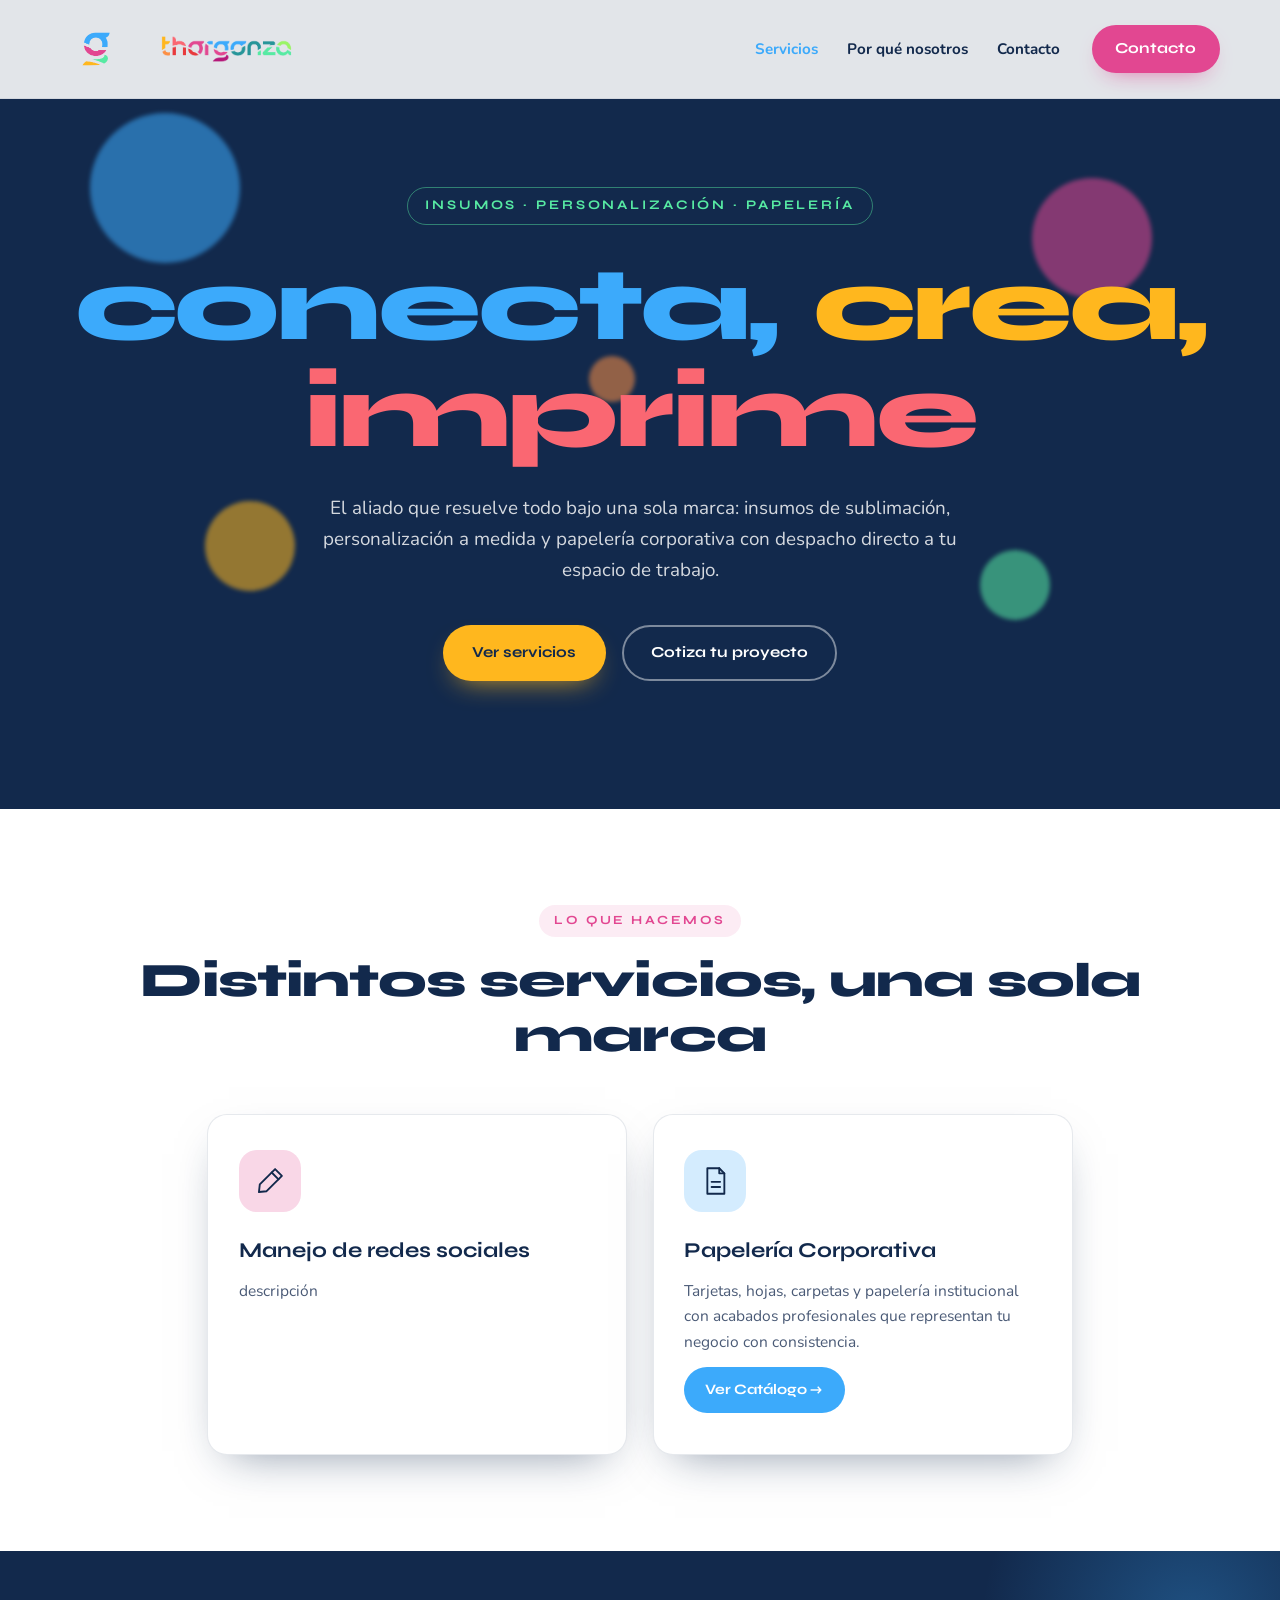
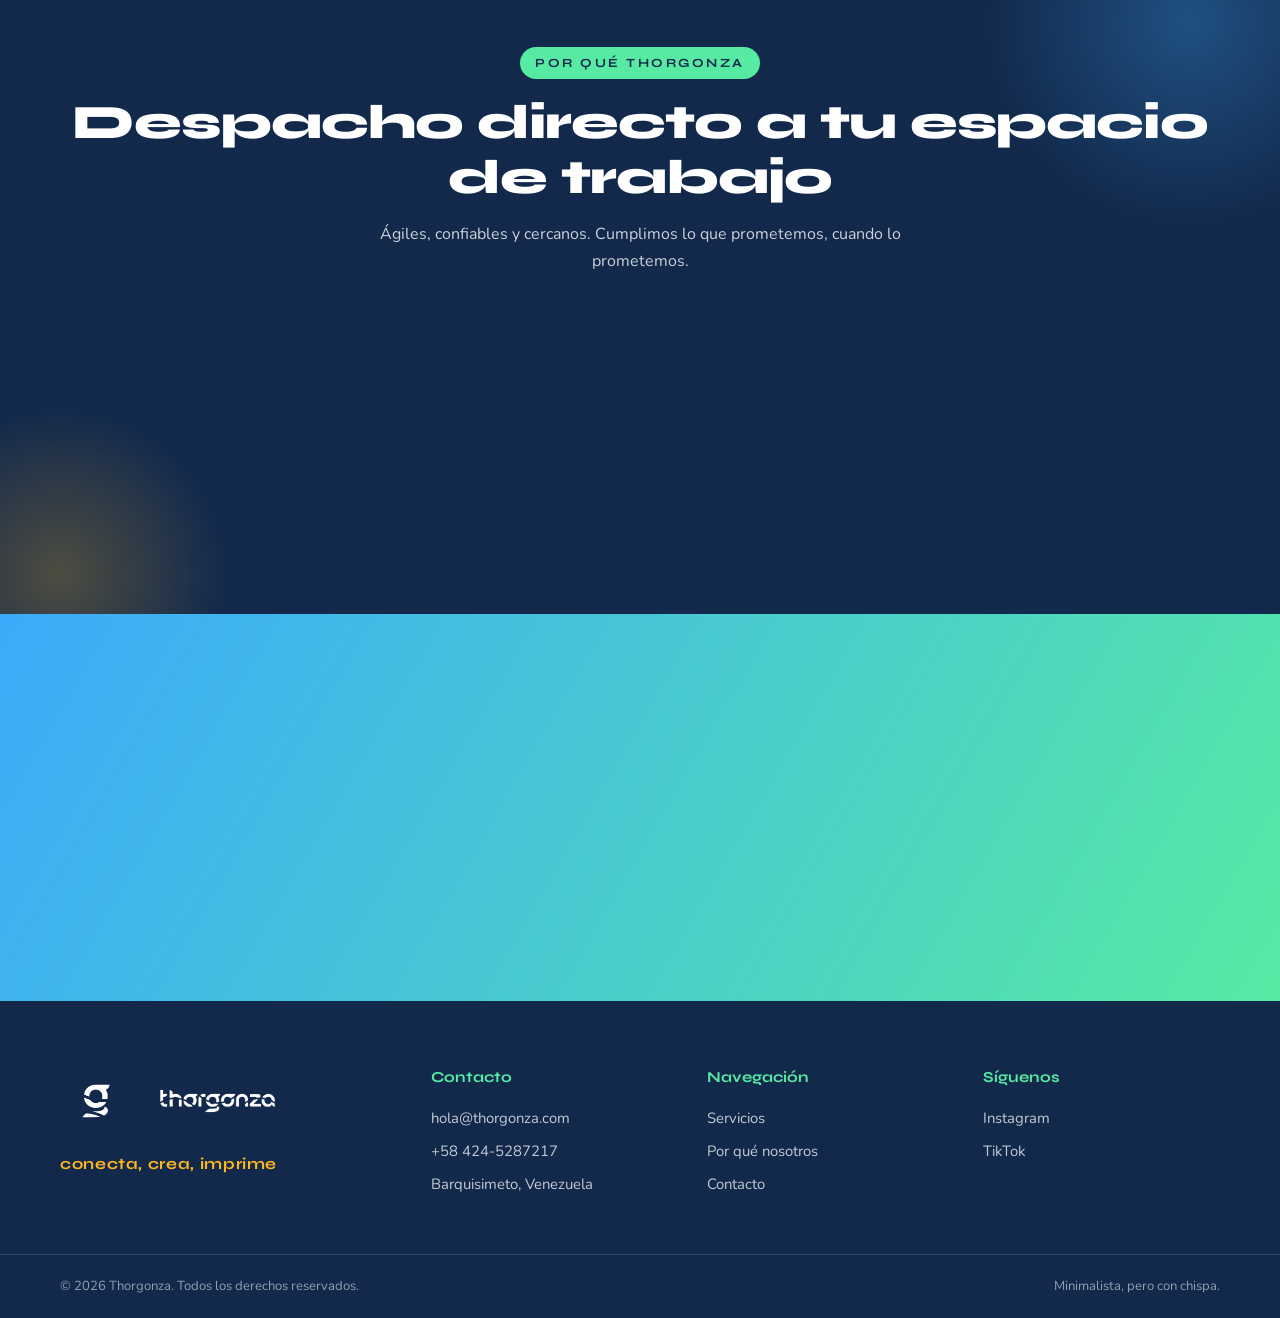
<file: index.html>
<!DOCTYPE html>
<html lang="es">
<head>
  <meta charset="UTF-8" />
  <meta name="viewport" content="width=device-width, initial-scale=1.0" />
  <title>Thorgonza — Conecta, crea, imprime</title>
  <meta name="description" content="Thorgonza: insumos de sublimación, personalización a medida y papelería corporativa con despacho directo a tu espacio de trabajo." />

  <link rel="preconnect" href="https://fonts.googleapis.com" />
  <link rel="preconnect" href="https://fonts.gstatic.com" crossorigin />
  <link href="https://fonts.googleapis.com/css2?family=Syne:wght@600;700;800&family=Nunito:wght@400;600;700&display=swap" rel="stylesheet" />

  <link rel="stylesheet" href="styles.css" />
  <noscript><style>.reveal{opacity:1;transform:none}</style></noscript>
  <link rel="icon" type="image/png" href="img/PNG/LOGO%20COLORIDO/ISOTIPO%20-%20THORGONZA.png" />
</head>
<body>

    <!-- ===================== HEADER / NAV ===================== -->
    <header class="header" id="inicio">
      <div class="container header__inner">
        <a href="#inicio" class="logo" aria-label="Thorgonza — inicio">
          <!-- ============ LOGO ============
               CAMBIAR EL ARCHIVO  → cambia el src (los PNG están en img/PNG/…).
               CAMBIAR EL TAMAÑO   → NO edites width/height de abajo, NO sirve.
                                     El CSS los ignora (el CSS siempre gana).
                                     Ve a styles.css → bloque :root → "1) LOGO"
                                     y cambia --logo-isotipo / --logo-logotipo.
               width/height = solo la relación de aspecto, para que la página no
               salte mientras la imagen carga. Si las cambias, actualiza también
               las variables de styles.css o el tamaño real no se moverá. -->
          <img class="icono" src="img/PNG/LOGO%20COLORIDO/ISOTIPO%20-%20THORGONZA.png"
               alt="Isotipo de Thorgonza" width="72" height="72" />
          <img class="iconol" src="img/PNG/LOGO%20COLORIDO/LOGOTIPO%20-%20THORGONZA.png"
               alt="Thorgonza" width="101" height="34" />
        </a>

        <button class="nav__toggle" id="navToggle" aria-label="Abrir menú" aria-expanded="false">
          <span></span><span></span><span></span>
        </button>

        <nav class="nav" id="navMenu">
          <ul class="nav__lista">
            <li><a href="#servicios" class="nav__link">Servicios</a></li>
            <li><a href="#valores" class="nav__link">Por qué nosotros</a></li>
            <li><a href="#contacto" class="nav__link">Contacto</a></li>
          </ul>
          <a href="#contacto" class="btn btn--nav">Contacto</a>
        </nav>
      </div>
    </header>

    <main>

      <!-- ===================== HERO ===================== -->
      <section class="hero">
        <div class="hero__deco" aria-hidden="true">
          <span class="burbuja burbuja--1"></span>
          <span class="burbuja burbuja--2"></span>
          <span class="burbuja burbuja--3"></span>
          <span class="burbuja burbuja--4"></span>
          <span class="burbuja burbuja--5"></span>
        </div>

        <div class="container hero__inner">
          <p class="hero__eyebrow reveal">Insumos · Personalización · Papelería</p>

          <h1 class="hero__titulo reveal">
            <span class="palabra palabra--conecta">conecta,</span>
            <span class="palabra palabra--crea">crea,</span>
            <span class="palabra palabra--imprime">imprime</span>
          </h1>

          <p class="hero__subtitulo reveal">
            El aliado que resuelve todo bajo una sola marca: insumos de sublimación,
            personalización a medida y papelería corporativa con despacho directo
            a tu espacio de trabajo.
          </p>

          <div class="hero__cta reveal">
            <a href="#servicios" class="btn btn--primario">Ver servicios</a>
            <a href="#contacto" class="btn btn--ghost">Cotiza tu proyecto</a>
          </div>
        </div>
      </section>

      <!-- ===================== SERVICIOS ===================== -->
      <section class="servicios" id="servicios">
        <div class="container">
          <div class="seccion__encabezado reveal">
            <span class="seccion__tag">Lo que hacemos</span>
            <h2 class="seccion__titulo">Distintos servicios, una sola marca</h2>
          </div>

          <div class="servicios__grid">
            <article class="card card--rosa reveal">
              <div class="card__icono" aria-hidden="true">
                <svg viewBox="0 0 40 40"><path d="M26 6l8 8-18 18-9 1 1-9L26 6Z"/><path d="M22 10l8 8"/></svg>
              </div>
              <h3 class="card__titulo">Manejo de redes sociales</h3>
              <p class="card__texto">
                descripción
              </p>
              <span class="card__barra"></span>
            </article>

            <article class="card card--celeste reveal">
              <div class="card__icono" aria-hidden="true">
                <svg viewBox="0 0 40 40"><path d="M11 5h14l6 6v24H11V5Z"/><path d="M25 5v6h6"/><path d="M16 21h10M16 27h10"/></svg>
              </div>
              <h3 class="card__titulo">Papelería Corporativa</h3>
              <p class="card__texto">
                Tarjetas, hojas, carpetas y papelería institucional con acabados
                profesionales que representan tu negocio con consistencia.
              </p>
              <a href="SPapeleria.html" class="btn btn--catalogo">Ver Catálogo →</a>
              <span class="card__barra"></span>
            </article>
          </div>
        </div>
      </section>

      <!-- ===================== PROPUESTA DE VALOR ===================== -->
      <section class="valores" id="valores">
        <div class="container">
          <div class="seccion__encabezado seccion__encabezado--claro reveal">
            <span class="seccion__tag seccion__tag--claro">Por qué Thorgonza</span>
            <h2 class="seccion__titulo seccion__titulo--claro">
              Despacho directo a tu espacio de trabajo
            </h2>
            <p class="seccion__subtitulo">
              Ágiles, confiables y cercanos. Cumplimos lo que prometemos, cuando lo prometemos.
            </p>
          </div>

          <ul class="valores__grid">
            <li class="valor reveal" style="--acento:#ffb71e">
              <span class="valor__punto"></span>
              <h3>Puntualidad</h3>
              <p>Tiempos de entrega claros y cumplidos.</p>
            </li>
            <li class="valor reveal" style="--acento:#fa6772">
              <span class="valor__punto"></span>
              <h3>Confianza</h3>
              <p>Calidad consistente en cada pedido.</p>
            </li>
            <li class="valor reveal" style="--acento:#3caafb">
              <span class="valor__punto"></span>
              <h3>Cercanía</h3>
              <p>Atención directa, sin respuestas automáticas.</p>
            </li>
            <li class="valor reveal" style="--acento:#57eaa3">
              <span class="valor__punto"></span>
              <h3>Innovación</h3>
              <p>Nuevas técnicas y materiales cada temporada.</p>
            </li>
            <li class="valor reveal" style="--acento:#e24791">
              <span class="valor__punto"></span>
              <h3>Versatilidad</h3>
              <p>Del insumo al producto terminado, todo aquí.</p>
            </li>
          </ul>
        </div>
      </section>

      <!-- ===================== CTA FINAL ===================== -->
      <section class="cta-final" id="contacto">
        <div class="container cta-final__inner reveal">
          <h2 class="cta-final__titulo">¿Listo para crear algo increíble?</h2>
          <p class="cta-final__texto">
            Cuéntanos qué necesitas y te enviamos una propuesta hoy mismo.
          </p>
          <a href="#" class="btn btn--primario btn--grande">
            Escríbenos
          </a>
        </div>
      </section>

    </main>

    <!-- ===================== FOOTER ===================== -->
    <footer class="footer">
      <div class="container footer__inner">
        <div class="footer__marca">
          <a href="#inicio" class="logo logo--footer">
            <!-- LOGO DEL FOOTER (versión blanca).
                 El TAMAÑO tampoco se cambia aquí: usa las variables
                 --logo-isotipo-footer / --logo-logotipo-footer en
                 styles.css → bloque :root → "1) LOGO". -->
            <img class="icono icono--footer" src="img/PNG/POSITIVO%20Y%20NEGATIVO/ISOTIPO%20BLANCO%20-%20THORGONZA.png"
                 alt="Isotipo de Thorgonza" width="62" height="62" loading="lazy" />
            <img class="iconol iconol--footer" src="img/PNG/POSITIVO%20Y%20NEGATIVO/LOGOTIPO%20BLANCO%20-%20THORGONZA.png"
                 alt="Thorgonza" width="86" height="29" loading="lazy" />
          </a>
          <p class="footer__lema">conecta, crea, imprime</p>
        </div>

        <div class="footer__col">
          <h4>Contacto</h4>
          <ul>
            <li><a href="mailto:hola@thorgonza.com">hola@thorgonza.com</a></li>
            <li><a href="tel:+58 424-5287217">+58 424-5287217</a></li>
            <li>Barquisimeto, Venezuela</li>
          </ul>
        </div>

        <div class="footer__col">
          <h4>Navegación</h4>
          <ul>
            <li><a href="#servicios">Servicios</a></li>
            <li><a href="#valores">Por qué nosotros</a></li>
            <li><a href="https://wa.me/584245287217">Contacto</a></li>
          </ul>
        </div>

        <div class="footer__col">
          <h4>Síguenos</h4>
          <ul class="footer__redes">
            <li><a href="#" aria-label="Instagram">Instagram</a></li>
            <li><a href="#" aria-label="TikTok">TikTok</a></li>
          </ul>
        </div>
      </div>

      <div class="footer__base">
        <div class="container footer__base-inner">
          <span>© 2026 Thorgonza. Todos los derechos reservados.</span>
          <span>Minimalista, pero con chispa.</span>
        </div>
      </div>
    </footer>

  <script src="script.js"></script>
</body>
</html>
</file>
<file: styles.css>
/* ============================================================
   THORGONZA — Brandbook styles
   Base: #12294c / #ffffff · Acentos: explosión de color

   >>> EDITA AQUÍ <<<  Todo lo que suele cambiar está en este bloque
   :root. No hace falta tocar nada más abajo para:
     · agrandar / achicar el logo
     · cambiar colores de la marca
     · cambiar tipografías
     · ajustar el ancho máximo de la página
   ============================================================ */

:root {
  /* ----------------------------------------------------------
     1) LOGO — tamaños por breakpoint (px o rem, elige tú)
        · isotipo  = la "g" redondeada (ícono cuadrado)
        · logotipo = la palabra "Thorgonza" (ancho, ratio 2.98:1)
        La altura del header y el espaciado del hero se recalculan
        solos a partir de --logo-isotipo, así que al cambiar estos
        números no tienes que ajustar nada más.
     ---------------------------------------------------------- */
  --logo-isotipo: 72px;          /* header · desktop */
  --logo-logotipo: 54px;         /* header · desktop */
  --logo-gap: .85rem;            /* separación entre ícono y palabra */

  --logo-isotipo-footer: 72px;   /* footer */
  --logo-logotipo-footer: 48px;  /* footer */

  /* Altura del header: se deriva del logo. Si cambias --logo-isotipo,
     el hero y los anclas (#servicios, #valores…) siguen alineados. */
  --header-pad-y: .8rem;
  --header-alto: calc(var(--logo-isotipo) + var(--header-pad-y) * 2 + 1px);

  /* ----------------------------------------------------------
     2) COLOR — paleta oficial del brandbook
        navy/blanco = base · el resto = "explosión de color"
        (botones, hovers, íconos, burbujas)
     ---------------------------------------------------------- */
  --navy: #12294c;
  --navy-90: #0d1f3d;
  --navy-70: #1c3a68;
  --blanco: #ffffff;

  --amarillo: #ffb71e;
  --naranja: #fc8f44;
  --rosa: #fa6772;
  --rosa-fuerte: #e24791;
  --rojo: #e83a3d;
  --magenta: #b51879;
  --celeste: #3caafb;
  --teal: #269599;
  --menta: #57eaa3;
  --verde: #9bf467;

  /* ----------------------------------------------------------
     3) TIPOGRAFÍAS — Google Fonts (cargadas en index.html)
        Manifold Extd CF Demi no es gratis, usamos Syne/Nunito.
        Para cambiar: edita el <link> de fonts en index.html y
        actualiza estas dos líneas.
     ---------------------------------------------------------- */
  --fuente-titulo: "Syne", "Segoe UI", sans-serif;
  --fuente-texto: "Nunito", "Segoe UI", sans-serif;

  /* ----------------------------------------------------------
     4) MÉTRICAS generales
     ---------------------------------------------------------- */
  --radio: 20px;                 /* redondez de cards */
  --sombra: 0 18px 45px -22px rgba(18, 41, 76, 0.55);
  --contenedor: 1160px;          /* ancho máximo del contenido */
}

* { margin: 0; padding: 0; box-sizing: border-box; }

/* Ancla bajo el header fijo: la calcula --header-alto */
html { scroll-behavior: smooth; scroll-padding-top: calc(var(--header-alto) + 1rem); }

body {
  font-family: var(--fuente-texto);
  color: var(--navy);
  background: var(--blanco);
  line-height: 1.65;
  -webkit-font-smoothing: antialiased;
}

img, svg { display: block; max-width: 100%; }
a { color: inherit; text-decoration: none; }
ul { list-style: none; }

.container {
  width: min(100% - 2.5rem, var(--contenedor));
  margin-inline: auto;
}

/* ---------------- BOTONES ---------------- */
:focus-visible {
  outline: 3px solid var(--celeste);
  outline-offset: 3px;
  border-radius: 4px;
}
.btn:focus-visible { border-radius: 999px; }

.btn {
  display: inline-flex;
  align-items: center;
  justify-content: center;
  gap: .5rem;
  font-family: var(--fuente-titulo);
  font-weight: 700;
  font-size: .95rem;
  padding: .85rem 1.7rem;
  border-radius: 999px;
  border: 2px solid transparent;
  cursor: pointer;
  transition: transform .25s ease, box-shadow .25s ease,
              background .25s ease, color .25s ease, border-color .25s ease;
}

.btn--primario {
  background: var(--amarillo);
  color: var(--navy);
  box-shadow: 0 12px 28px -14px rgba(255, 183, 30, .9);
}
.btn--primario:hover {
  background: var(--naranja);
  transform: translateY(-3px) rotate(-1deg);
  box-shadow: 0 18px 34px -14px rgba(252, 143, 68, .95);
}

.btn--ghost {
  border-color: rgba(255, 255, 255, .45);
  color: var(--blanco);
}
.btn--ghost:hover {
  background: var(--blanco);
  color: var(--navy);
  transform: translateY(-3px);
}

.btn--nav {
  background: var(--rosa-fuerte);
  color: var(--blanco);
  padding: .6rem 1.35rem;
  box-shadow: 0 10px 24px -14px rgba(226, 71, 145, .95);
}
.btn--nav:hover {
  background: var(--magenta);
  transform: translateY(-2px);
}

.btn--grande {
  font-size: 1.1rem;
  padding: 1.05rem 2.4rem;
}

/* ---------------- HEADER ---------------- */
.header {
  position: fixed;
  inset: 0 0 auto 0;
  z-index: 100;
  background: rgba(255, 255, 255, .88);
  backdrop-filter: blur(14px);
  border-bottom: 1px solid rgba(18, 41, 76, .08);
  transition: box-shadow .3s ease;
}
.header.sombra { box-shadow: 0 8px 30px -18px rgba(18, 41, 76, .6); }

.header__inner {
  display: flex;
  align-items: center;
  justify-content: space-between;
  gap: 1.5rem;
  padding: .8rem 0;
}

/* ---------------- LOGO ----------------
   Los tamaños vienen de --logo-* en :root (arriba del archivo).
   Aquí NO se cambian números: solo se aplican las variables. */
.logo {
  display: flex;
  align-items: center;
  gap: var(--logo-gap);
  min-width: 0;
}
.icono {
  width: auto;
  height: var(--logo-isotipo);
  flex: none;
}
.iconol {
  width: auto;
  height: var(--logo-logotipo);
  flex: none;
}
.icono--footer { height: var(--logo-isotipo-footer); }
.iconol--footer { height: var(--logo-logotipo-footer); }

.logo__texto {
  font-family: var(--fuente-titulo);
  font-weight: 800;
  font-size: 1.3rem;
  letter-spacing: -.02em;
  color: var(--navy);
}

.logo--footer .logo__texto { color: var(--blanco); }

/* Nav */
.nav { display: flex; align-items: center; gap: 2rem; }
.nav__lista { display: flex; gap: 1.8rem; }
.nav__link {
  font-weight: 700;
  font-size: .95rem;
  position: relative;
  padding-bottom: 3px;
}
.nav__link::after {
  content: "";
  position: absolute;
  left: 0; bottom: 0;
  width: 100%; height: 2px;
  background: var(--celeste);
  transform: scaleX(0);
  transform-origin: right;
  transition: transform .3s ease;
}
.nav__link:hover::after { transform: scaleX(1); transform-origin: left; }

.nav__toggle {
  display: none;
  flex-direction: column;
  gap: 5px;
  background: none;
  border: 0;
  cursor: pointer;
  padding: 6px;
}
.nav__toggle span {
  width: 26px; height: 3px;
  background: var(--navy);
  border-radius: 3px;
  transition: transform .3s ease, opacity .3s ease;
}
.nav__toggle.activo span:nth-child(1) { transform: translateY(8px) rotate(45deg); }
.nav__toggle.activo span:nth-child(2) { opacity: 0; }
.nav__toggle.activo span:nth-child(3) { transform: translateY(-8px) rotate(-45deg); }

/* ---------------- HERO ---------------- */
.hero {
  position: relative;
  overflow: hidden;
  background: var(--navy);
  color: var(--blanco);
  /* Empieza debajo del header fijo. El valor se deriva de --header-alto,
     que a su vez sale de --logo-isotipo → si agrandas el logo, esto
     se reajusta solo. El 5.5rem es el aire extra bajo el header. */
  padding: calc(var(--header-alto) + 5.5rem) 0 8rem;
  text-align: center;
}

.hero__inner { position: relative; z-index: 2; }

.hero__eyebrow {
  display: inline-block;
  font-family: var(--fuente-titulo);
  font-weight: 700;
  font-size: .82rem;
  letter-spacing: .22em;
  text-transform: uppercase;
  color: var(--menta);
  border: 1px solid rgba(87, 234, 163, .45);
  padding: .45rem 1.1rem;
  border-radius: 999px;
  margin-bottom: 1.8rem;
}

.hero__titulo {
  font-family: var(--fuente-titulo);
  font-weight: 800;
  font-size: clamp(2.8rem, 9vw, 6.5rem);
  line-height: 1.02;
  letter-spacing: -.03em;
  display: flex;
  flex-wrap: wrap;
  justify-content: center;
  gap: 0 .35em;
}
.palabra { display: inline-block; animation: flotar 5s ease-in-out infinite; }
.palabra--conecta  { color: var(--celeste); }
.palabra--crea     { color: var(--amarillo); animation-delay: .5s; }
.palabra--imprime  { color: var(--rosa); animation-delay: 1s; }

@keyframes flotar {
  0%, 100% { transform: translateY(0); }
  50%      { transform: translateY(-9px); }
}

.hero__subtitulo {
  max-width: 640px;
  margin: 1.7rem auto 2.4rem;
  font-size: clamp(1rem, 2vw, 1.18rem);
  color: rgba(255, 255, 255, .82);
}

.hero__cta { display: flex; gap: 1rem; justify-content: center; flex-wrap: wrap; }

/* Burbujas decorativas (movimiento y conexión) */
.hero__deco { position: absolute; inset: 0; z-index: 1; }
.burbuja {
  position: absolute;
  border-radius: 50%;
  filter: blur(2px);
  opacity: .55;
  animation: drift 14s ease-in-out infinite;
}
.burbuja--1 { width: 150px; height: 150px; background: var(--celeste); top: 14%;  left: 7%;  animation-delay: 0s; }
.burbuja--2 { width: 90px;  height: 90px;  background: var(--amarillo); top: 62%;  left: 16%; animation-delay: 2s; }
.burbuja--3 { width: 120px; height: 120px; background: var(--rosa-fuerte); top: 22%; right: 10%; animation-delay: 4s; }
.burbuja--4 { width: 70px;  height: 70px;  background: var(--menta);    top: 68%;  right: 18%; animation-delay: 6s; }
.burbuja--5 { width: 46px;  height: 46px;  background: var(--naranja);  top: 44%;  left: 46%;  animation-delay: 8s; }

@keyframes drift {
  0%, 100% { transform: translate(0, 0) scale(1); }
  33%      { transform: translate(24px, -30px) scale(1.1); }
  66%      { transform: translate(-20px, 18px) scale(.92); }
}

/* ---------------- SECCIONES GENÉRICAS ---------------- */
.seccion__encabezado { text-align: center; margin-bottom: 3.2rem; }

.seccion__tag {
  display: inline-block;
  font-family: var(--fuente-titulo);
  font-weight: 700;
  font-size: .78rem;
  letter-spacing: .2em;
  text-transform: uppercase;
  color: var(--rosa-fuerte);
  background: rgba(226, 71, 145, .1);
  padding: .35rem .95rem;
  border-radius: 999px;
  margin-bottom: 1rem;
}
.seccion__tag--claro {
  color: var(--navy);
  background: var(--menta);
}

.seccion__titulo {
  font-family: var(--fuente-titulo);
  font-weight: 800;
  font-size: clamp(1.9rem, 4.5vw, 3rem);
  letter-spacing: -.02em;
  line-height: 1.15;
  color: var(--navy);
}
.seccion__titulo--claro { color: var(--blanco); }

.seccion__subtitulo {
  max-width: 560px;
  margin: 1rem auto 0;
  color: rgba(255, 255, 255, .78);
}

/* ---------------- SERVICIOS ---------------- */
.servicios { padding: 6rem 0; background: var(--blanco); }

/* Flex con max-width + justify-content:center: cuando 3 ítems no caben en una
   fila, el que sobra queda centrado y nunca huérfano a la izquierda. */
.servicios__grid {
  display: flex;
  flex-wrap: wrap;
  justify-content: center;
  gap: 1.6rem;
}
.servicios__grid .card {
  flex: 1 1 280px;
  max-width: 420px;
  min-width: 0;
}

.card {
  position: relative;
  overflow: hidden;
  background: var(--blanco);
  border: 1px solid rgba(18, 41, 76, .1);
  border-radius: var(--radio);
  padding: 2.2rem 1.9rem 2.6rem;
  box-shadow: var(--sombra);
  transition: transform .3s ease, box-shadow .3s ease, border-color .3s ease;
}
.card:hover {
  transform: translateY(-8px);
  border-color: var(--acento-card, var(--celeste));
}

.card__icono {
  width: 62px; height: 62px;
  display: grid;
  place-items: center;
  border-radius: 18px;
  background: color-mix(in srgb, var(--acento-card) 22%, white);
  margin-bottom: 1.3rem;
  transition: transform .3s ease;
}
.card:hover .card__icono { transform: rotate(-8deg) scale(1.08); }
.card__icono svg {
  width: 34px; height: 34px;
  fill: none;
  stroke: var(--navy);
  stroke-width: 2.2;
  stroke-linecap: round;
  stroke-linejoin: round;
}

.card__titulo {
  font-family: var(--fuente-titulo);
  font-weight: 700;
  font-size: 1.32rem;
  margin-bottom: .6rem;
  color: var(--navy);
}

.card__texto { font-size: .97rem; color: #4a5a76; }

.card__barra {
  position: absolute;
  left: 0; bottom: 0;
  width: 100%; height: 6px;
  background: linear-gradient(90deg, var(--acento-card), transparent);
  transform: scaleX(0);
  transform-origin: left;
  transition: transform .35s ease;
}
.card:hover .card__barra { transform: scaleX(1); }

.card--amarillo { --acento-card: var(--amarillo); }
.card--rosa     { --acento-card: var(--rosa-fuerte); }
.card--celeste  { --acento-card: var(--celeste); }

/* ---------------- VALORES ---------------- */
.valores {
  background: var(--navy);
  padding: 6rem 0;
  position: relative;
  overflow: hidden;
}
.valores::before {
  content: "";
  position: absolute;
  width: 420px; height: 420px;
  background: radial-gradient(circle, rgba(60, 170, 251, .3), transparent 70%);
  top: -140px; right: -120px;
  border-radius: 50%;
}
.valores::after {
  content: "";
  position: absolute;
  width: 340px; height: 340px;
  background: radial-gradient(circle, rgba(255, 183, 30, .25), transparent 70%);
  bottom: -130px; left: -110px;
  border-radius: 50%;
}
.valores .container { position: relative; z-index: 2; }

.valores__grid {
  display: flex;
  flex-wrap: wrap;
  justify-content: center;
  gap: 1.4rem;
}
.valores__grid .valor {
  flex: 1 1 200px;
  max-width: 320px;
  min-width: 0;
}

.valor {
  background: rgba(255, 255, 255, .06);
  border: 1px solid rgba(255, 255, 255, .12);
  border-radius: var(--radio);
  padding: 1.7rem 1.5rem;
  text-align: center;
  transition: transform .3s ease, background .3s ease, border-color .3s ease;
}
.valor:hover {
  transform: translateY(-6px);
  background: rgba(255, 255, 255, .1);
  border-color: var(--acento);
}

.valor__punto {
  display: block;
  width: 14px; height: 14px;
  border-radius: 50%;
  background: var(--acento);
  margin: 0 auto 1rem;
  box-shadow: 0 0 0 6px color-mix(in srgb, var(--acento) 25%, transparent);
}

.valor h3 {
  font-family: var(--fuente-titulo);
  font-weight: 700;
  font-size: 1.1rem;
  color: var(--blanco);
  margin-bottom: .35rem;
}
.valor p { font-size: .9rem; color: rgba(255, 255, 255, .68); }

/* ---------------- CTA FINAL ---------------- */
.cta-final {
  padding: 5.5rem 0;
  background: linear-gradient(120deg, var(--celeste), var(--menta));
  text-align: center;
}
.cta-final__titulo {
  font-family: var(--fuente-titulo);
  font-weight: 800;
  font-size: clamp(1.8rem, 4vw, 2.7rem);
  color: var(--navy);
  margin-bottom: .8rem;
}
.cta-final__texto {
  color: rgba(18, 41, 76, .82);
  font-size: 1.08rem;
  margin-bottom: 2rem;
}
.cta-final .btn--primario {
  background: var(--navy);
  color: var(--blanco);
  box-shadow: 0 14px 32px -16px rgba(18, 41, 76, .9);
}
.cta-final .btn--primario:hover {
  background: var(--navy-90);
  transform: translateY(-3px) rotate(-1deg);
}

/* ---------------- FOOTER ---------------- */
.footer { background: var(--navy); color: var(--blanco); }

.footer__inner {
  display: grid;
  grid-template-columns: 1.4fr repeat(3, 1fr);
  gap: 2.4rem;
  padding: 4rem 0 3rem;
}

.footer__lema {
  margin-top: .9rem;
  font-family: var(--fuente-titulo);
  font-weight: 700;
  color: var(--amarillo);
  letter-spacing: .04em;
}

.footer__col h4 {
  font-family: var(--fuente-titulo);
  font-weight: 700;
  font-size: .95rem;
  margin-bottom: 1rem;
  color: var(--menta);
}
.footer__col li { margin-bottom: .55rem; font-size: .93rem; color: rgba(255, 255, 255, .75); }
.footer__col a { transition: color .2s ease; }
.footer__col a:hover { color: var(--amarillo); }

.footer__redes li a:hover { color: var(--celeste); }

.footer__base {
  border-top: 1px solid rgba(255, 255, 255, .12);
}
.footer__base-inner {
  display: flex;
  justify-content: space-between;
  gap: 1rem;
  flex-wrap: wrap;
  padding: 1.3rem 0;
  font-size: .82rem;
  color: rgba(255, 255, 255, .55);
}

/* ---------------- ANIMACIÓN APARICIÓN ---------------- */
.reveal {
  opacity: 0;
  transform: translateY(28px);
  transition: opacity .7s ease, transform .7s ease;
}
.reveal.visible { opacity: 1; transform: translateY(0); }

/* ---------------- RESPONSIVE ----------------
   PUNTOS DE CORTE (cámbialos aquí si necesitas otro ancho):
     ≤1024px  → aprieta los gaps del menú desktop
     ≤900px   → footer en 2 columnas
     ≤768px   → menú hamburguesa + logo tamaño tablet/móvil
     ≤600px   → footer en 1 columna
     ≤480px   → logo aún más pequeño + paddings de móvil
   El logo NO se cambia aquí con números sueltos: se cambia en los
   bloques :root de cada media query (variables --logo-*).
   --------------------------------------------------------------- */
@media (max-width: 1024px) {
  .nav { gap: 1.2rem; }
  .nav__lista { gap: 1.2rem; }
}

@media (max-width: 900px) {
  .footer__inner { grid-template-columns: 1fr 1fr; }
}

@media (max-width: 768px) {
  /* --- LOGO en tablet/móvil: ajusta estos 4 valores --- */
  :root {
    --logo-isotipo: 76px;
    --logo-logotipo: 54px;
    --logo-isotipo-footer: 54px;
    --logo-logotipo-footer: 48px;
  }

  .nav__toggle { display: flex; }

  .nav {
    position: absolute;
    top: 100%;
    left: 0;
    right: 0;
    flex-direction: column;
    align-items: stretch;
    gap: 1.2rem;
    background: var(--blanco);
    padding: 1.4rem 1.5rem 1.8rem;
    border-bottom: 1px solid rgba(18, 41, 76, .1);
    box-shadow: 0 20px 35px -25px rgba(18, 41, 76, .8);
    clip-path: inset(0 0 100% 0);
    opacity: 0;
    visibility: hidden;
    pointer-events: none;
    transition: clip-path .35s ease, opacity .35s ease, visibility .35s;
  }
  .nav.abierto {
    clip-path: inset(0 0 0 0);
    opacity: 1;
    visibility: visible;
    pointer-events: auto;
  }
  .nav__lista { flex-direction: column; gap: .9rem; }
  .nav__link { font-size: 1.05rem; }
  .btn--nav { align-self: flex-start; }

  .hero { padding: calc(var(--header-alto) + 3.5rem) 0 5.5rem; }
  .servicios, .valores { padding: 4.5rem 0; }
  .footer__base-inner { flex-direction: column; text-align: center; }
}

@media (max-width: 600px) {
  .footer__inner { grid-template-columns: 1fr; gap: 2rem; }
}

/* ---------------------------------------------------------------
   BREAKPOINT MUY PEQUEÑO (≤480px) — móviles angostos
   Aquí solo se reduce un poco más el logo; el logotipo (palabra)
   se mantiene visible porque aún cabe junto al isotipo.
   --------------------------------------------------------------- */
@media (max-width: 480px) {
  :root {
    --logo-isotipo: 76px;
    --logo-logotipo: 54px;
    --logo-isotipo-footer: 54px;
    --logo-logotipo-footer: 48px;
  }

  .container { width: min(100% - 1.75rem, var(--contenedor)); }
  .hero { padding: calc(var(--header-alto) + 2.75rem) 0 4.5rem; }
  .card { padding: 1.7rem 1.4rem 2.2rem; }
  .btn { padding: .75rem 1.35rem; font-size: .9rem; }
  .btn--grande { font-size: 1rem; padding: .95rem 1.8rem; }
}

/* ============================================================
   CATÁLOGO DE PAPELERÍA
   ============================================================ */

/* --- Botón "Ver Catálogo" en index.html --- */
.btn--catalogo {
  display: inline-flex;
  align-items: center;
  gap: .4rem;
  font-family: var(--fuente-titulo);
  font-weight: 700;
  font-size: .9rem;
  padding: .55rem 1.2rem;
  border-radius: 999px;
  background: var(--celeste);
  color: var(--blanco);
  margin-top: .8rem;
  transition: background .25s ease, transform .25s ease, box-shadow .25s ease;
}
.btn--catalogo:hover {
  background: var(--teal);
  transform: translateY(-2px);
  box-shadow: 0 8px 20px -10px rgba(60, 170, 251, .8);
}

/* --- Header del catálogo --- */
.header--catalogo {
  position: sticky;
  top: 0;
  z-index: 100;
}

/* --- Botón volver --- */
.btn--volver {
  font-family: var(--fuente-titulo);
  font-weight: 700;
  font-size: .9rem;
  padding: .55rem 1.2rem;
  border-radius: 999px;
  border: 2px solid var(--navy);
  color: var(--navy);
  transition: background .25s ease, color .25s ease, transform .25s ease;
}
.btn--volver:hover {
  background: var(--navy);
  color: var(--blanco);
  transform: translateY(-2px);
}

/* --- Encabezado del catálogo --- */
.catalogo {
  padding: 5rem 0 3rem;
  background: var(--blanco);
  min-height: 80vh;
}
.catalogo__encabezado {
  text-align: center;
  margin-bottom: 2.5rem;
}
.catalogo__titulo {
  font-family: var(--fuente-titulo);
  font-weight: 800;
  font-size: clamp(1.8rem, 4vw, 2.8rem);
  color: var(--navy);
  margin-bottom: .6rem;
}
.catalogo__subtitulo {
  font-size: 1.05rem;
  color: #4a5a76;
  max-width: 500px;
  margin: 0 auto;
}

/* --- Filtros --- */
.filtro {
  display: flex;
  flex-wrap: wrap;
  justify-content: center;
  gap: .7rem;
  margin-bottom: 2.5rem;
  padding: 0 .5rem;
}
.filtro__btn {
  font-family: var(--fuente-titulo);
  font-weight: 700;
  font-size: .85rem;
  padding: .55rem 1.3rem;
  border-radius: 999px;
  border: 2px solid rgba(18, 41, 76, .15);
  background: var(--blanco);
  color: var(--navy);
  cursor: pointer;
  transition: background .25s ease, color .25s ease, border-color .25s ease, transform .2s ease;
}
.filtro__btn:hover {
  border-color: var(--celeste);
  color: var(--celeste);
  transform: translateY(-1px);
}
.filtro__btn--activo {
  background: var(--navy);
  color: var(--blanco);
  border-color: var(--navy);
}
.filtro__btn--activo:hover {
  background: var(--navy-90);
  border-color: var(--navy-90);
  color: var(--blanco);
}

/* --- Grid de productos --- */
.catalogo__grid {
  display: grid;
  grid-template-columns: repeat(auto-fill, minmax(270px, 1fr));
  gap: 1.8rem;
}

/* --- Card de producto --- */
.card-producto {
  position: relative;
  background: var(--blanco);
  border: 1px solid rgba(18, 41, 76, .08);
  border-radius: var(--radio);
  overflow: hidden;
  box-shadow: var(--sombra);
  cursor: pointer;
  transition: transform .3s ease, box-shadow .3s ease, border-color .3s ease;
  opacity: 0;
  transform: translateY(20px);
}
.card-producto.visible {
  opacity: 1;
  transform: translateY(0);
  transition: opacity .5s ease, transform .5s ease, box-shadow .3s ease, border-color .3s ease;
}
.card-producto:hover {
  transform: translateY(-6px);
  box-shadow: 0 20px 50px -18px rgba(18, 41, 76, .45);
  border-color: var(--celeste);
}

.card-producto__imagen-contenedor {
  position: relative;
  width: 100%;
  padding-top: 75%;
  background: #f4f6fa;
  overflow: hidden;
}
.card-producto__imagen {
  position: absolute;
  top: 0;
  left: 0;
  width: 100%;
  height: 100%;
  object-fit: cover;
  transition: transform .4s ease;
}
.card-producto:hover .card-producto__imagen {
  transform: scale(1.05);
}

/* --- Precio en la card --- */
.card-producto__precio {
  position: absolute;
  bottom: .8rem;
  right: .8rem;
  font-family: var(--fuente-titulo);
  font-weight: 800;
  font-size: 1.15rem;
  color: var(--blanco);
  background: var(--navy);
  padding: .4rem .9rem;
  border-radius: 999px;
  box-shadow: 0 4px 15px rgba(18, 41, 76, .5);
  z-index: 2;
}

.card-producto__cuerpo {
  padding: 1.3rem 1.4rem 1.5rem;
}
.card-producto__categoria {
  display: inline-block;
  font-family: var(--fuente-titulo);
  font-weight: 700;
  font-size: .7rem;
  letter-spacing: .12em;
  text-transform: uppercase;
  color: var(--celeste);
  background: rgba(60, 170, 251, .1);
  padding: .25rem .7rem;
  border-radius: 999px;
  margin-bottom: .6rem;
}
.card-producto__nombre {
  font-family: var(--fuente-titulo);
  font-weight: 700;
  font-size: 1.1rem;
  color: var(--navy);
  margin-bottom: .4rem;
  line-height: 1.3;
}
.card-producto__descripcion {
  font-size: .88rem;
  color: #5a6a82;
  line-height: 1.5;
}

/* --- Modal --- */
.modal {
  position: fixed;
  inset: 0;
  z-index: 200;
  display: flex;
  align-items: center;
  justify-content: center;
  opacity: 0;
  visibility: hidden;
  pointer-events: none;
  transition: opacity .3s ease, visibility .3s ease;
}
.modal.abierto {
  opacity: 1;
  visibility: visible;
  pointer-events: auto;
}

.modal__overlay {
  position: absolute;
  inset: 0;
  background: rgba(18, 41, 76, .85);
  backdrop-filter: blur(6px);
}

.modal__contenido {
  position: relative;
  background: var(--blanco);
  border-radius: var(--radio);
  max-width: 900px;
  width: 92%;
  max-height: 90vh;
  overflow-y: auto;
  box-shadow: 0 30px 80px -20px rgba(0, 0, 0, .5);
  transform: scale(.92) translateY(20px);
  transition: transform .35s ease;
}
.modal.abierto .modal__contenido {
  transform: scale(1) translateY(0);
}

.modal__cerrar {
  position: absolute;
  top: 1rem;
  right: 1rem;
  width: 40px;
  height: 40px;
  border-radius: 50%;
  border: none;
  background: rgba(18, 41, 76, .85);
  color: var(--blanco);
  font-size: 1.5rem;
  cursor: pointer;
  z-index: 10;
  display: grid;
  place-items: center;
  transition: background .2s ease, transform .2s ease;
}
.modal__cerrar:hover {
  background: var(--navy-90);
  transform: rotate(90deg);
}

.modal__imagen {
  width: 100%;
  max-height: 60vh;
  object-fit: contain;
  background: #f4f6fa;
  border-radius: var(--radio) var(--radio) 0 0;
}

.modal__info {
  padding: 1.8rem 2rem 2rem;
}
.modal__nombre {
  font-family: var(--fuente-titulo);
  font-weight: 800;
  font-size: 1.5rem;
  color: var(--navy);
  margin-bottom: .3rem;
}
.modal__precio {
  display: inline-block;
  font-family: var(--fuente-titulo);
  font-weight: 800;
  font-size: 1.35rem;
  color: var(--blanco);
  background: linear-gradient(135deg, var(--celeste), var(--teal));
  padding: .4rem 1rem;
  border-radius: 999px;
  margin-bottom: .8rem;
}
.modal__descripcion {
  font-size: 1rem;
  color: #4a5a76;
  line-height: 1.65;
  margin-top: .3rem;
}

/* --- Sentinel (scroll infinito) --- */
.sentinel {
  width: 100%;
  height: 1px;
}

/* --- Mensaje de carga --- */
.catalogo__cargando {
  text-align: center;
  padding: 2rem;
  font-family: var(--fuente-titulo);
  font-weight: 700;
  color: #8a96a8;
}

/* ============================================================
   RESPONSIVE CATÁLOGO
   ============================================================ */
@media (max-width: 768px) {
  .catalogo {
    padding: 4rem 0 2rem;
  }
  .catalogo__grid {
    grid-template-columns: repeat(auto-fill, minmax(240px, 1fr));
    gap: 1.4rem;
  }
  .filtro {
    gap: .5rem;
  }
  .filtro__btn {
    font-size: .8rem;
    padding: .45rem 1rem;
  }
  .btn--volver {
    font-size: .8rem;
    padding: .45rem 1rem;
  }
  .modal__contenido {
    width: 95%;
    max-height: 85vh;
  }
  .modal__info {
    padding: 1.3rem 1.4rem 1.5rem;
  }
  .modal__nombre {
    font-size: 1.25rem;
  }
}

@media (max-width: 480px) {
  .catalogo__grid {
    grid-template-columns: 1fr;
    gap: 1.2rem;
  }
  .catalogo__encabezado {
    margin-bottom: 1.8rem;
  }
  .catalogo__titulo {
    font-size: 1.6rem;
  }
  .catalogo__subtitulo {
    font-size: .95rem;
  }
  .filtro {
    justify-content: flex-start;
    overflow-x: auto;
    flex-wrap: nowrap;
    padding-bottom: .5rem;
    -webkit-overflow-scrolling: touch;
  }
  .filtro__btn {
    flex-shrink: 0;
  }
  .modal__contenido {
    width: 100%;
    height: 100%;
    max-height: 100vh;
    border-radius: 0;
  }
  .modal__imagen {
    border-radius: 0;
    max-height: 50vh;
  }
}

@media (prefers-reduced-motion: reduce) {
  * { animation: none !important; transition-duration: .01ms !important; }
  .reveal { opacity: 1; transform: none; }
  .card-producto { opacity: 1; transform: none; }
}
</file>
